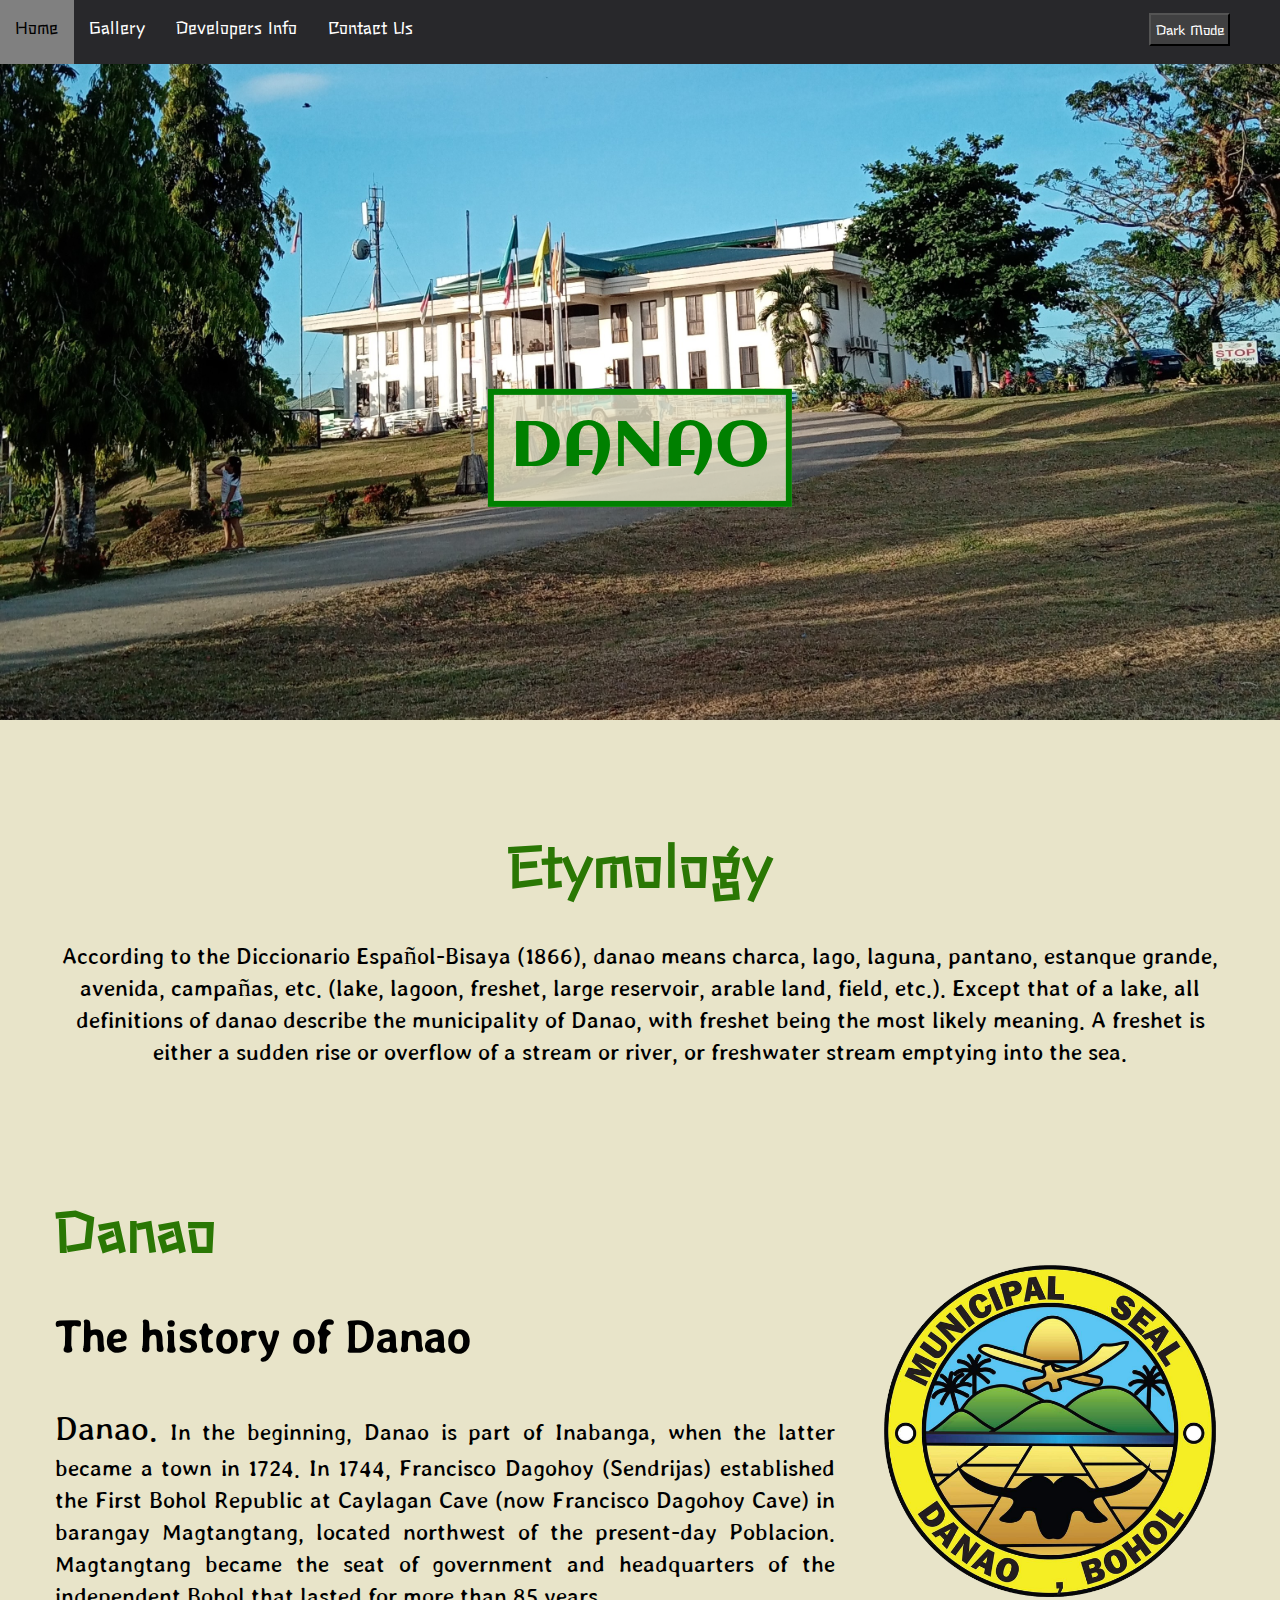
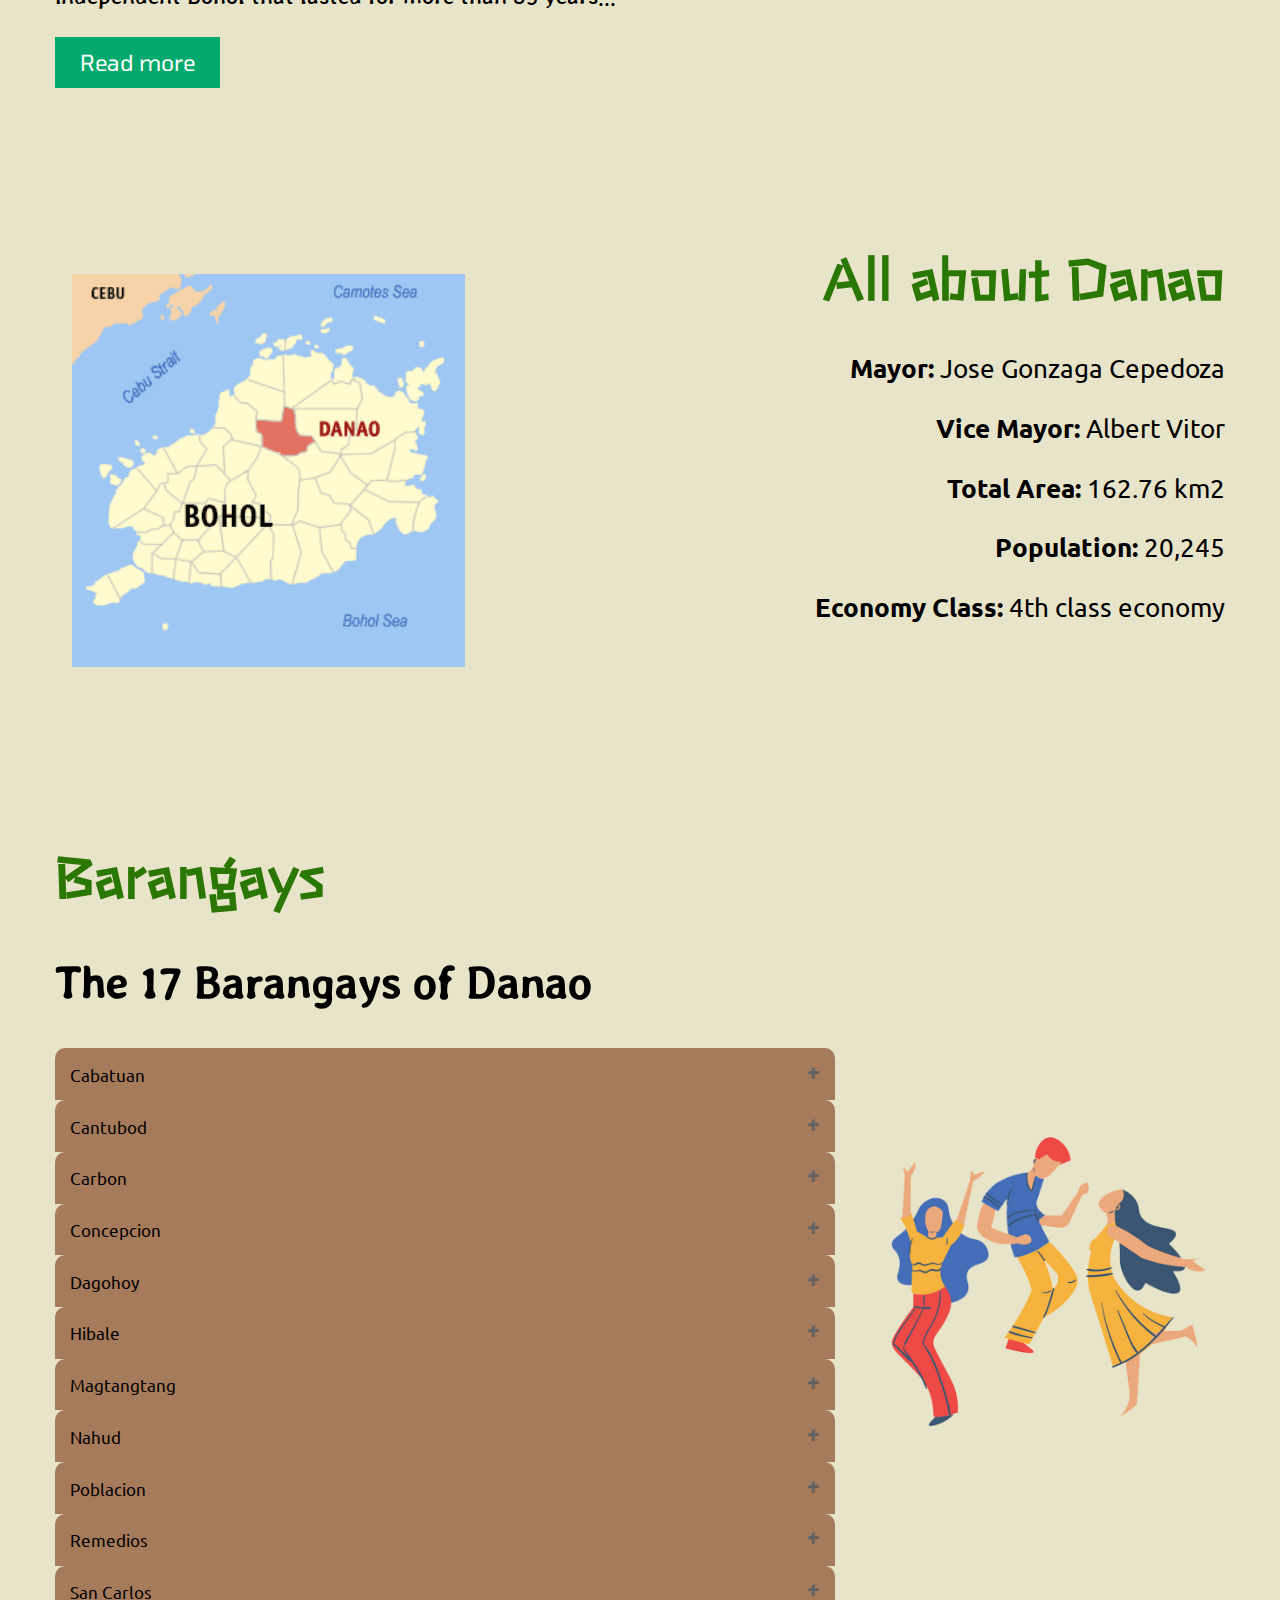
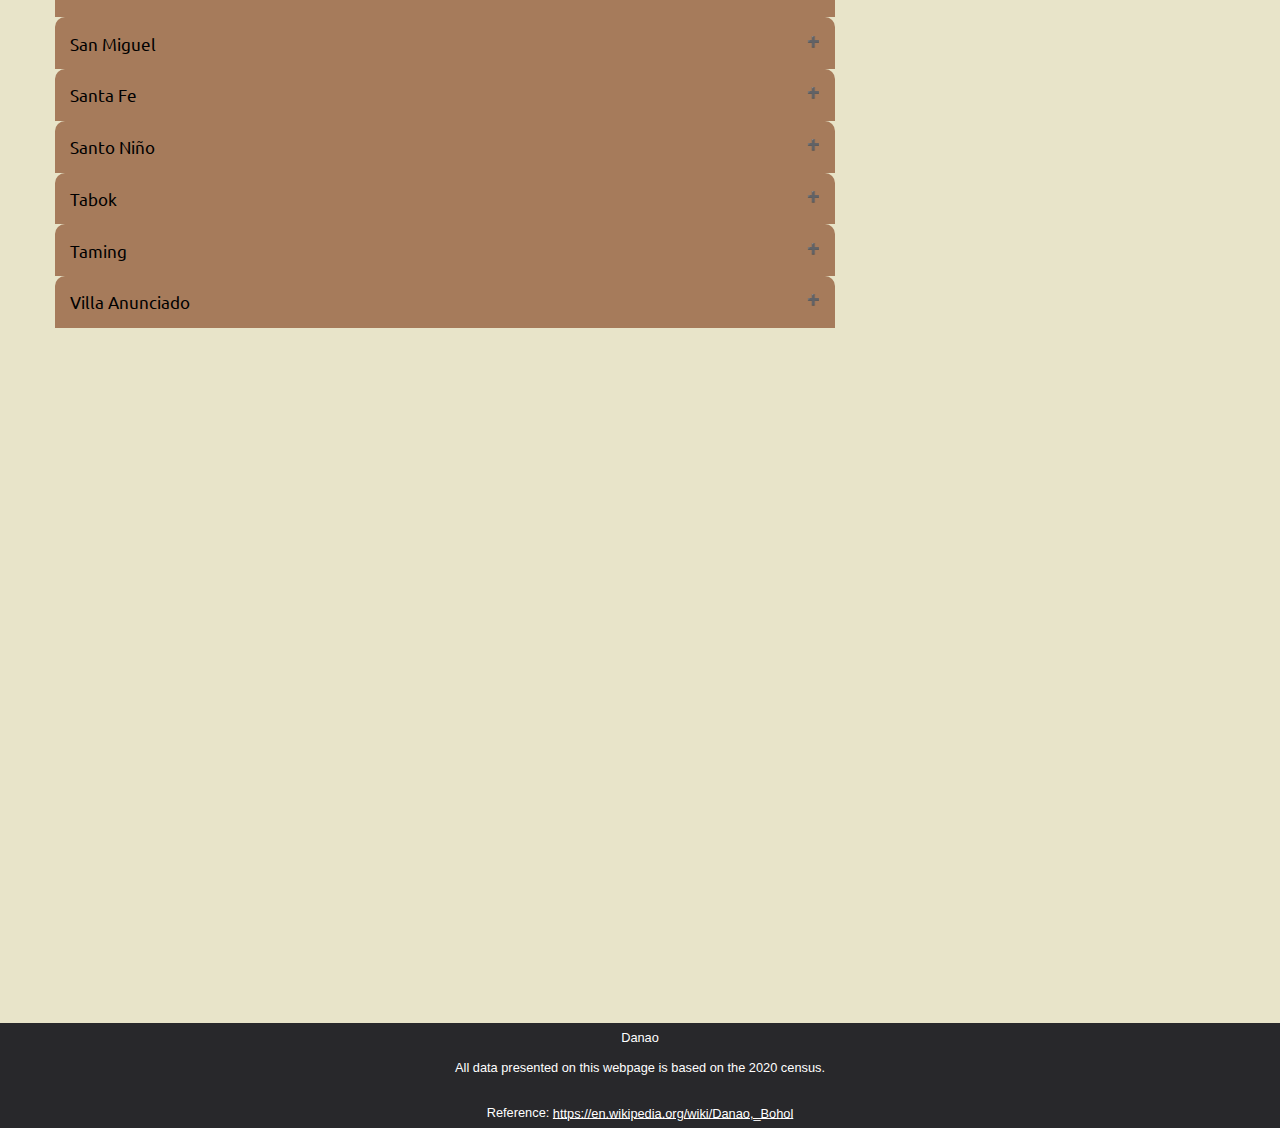
<file: index.html>
<html>
    <head>
		<title>Home</title>
		<meta name="viewport" content="width=device-width, initial-scale=1">
		<link rel="icon" type="image/x-icon" href="icons/favicon.png">
		<link rel="stylesheet" href="css/css1.css">
		<link rel="stylesheet" href="css/HomeContentCSS.css">
		<link href='https://fonts.googleapis.com/css?family=Aclonica|Stick|Stylish|Tomorrow|Ubuntu' rel='stylesheet'>
        <style>
*{
	box-sizing:border-box;
}


@media screen and (max-width: 1000px) {
  .column-66,
  .column-33 {
    width: 100%;
    text-align: center;
  }
}

        </style>
        </head>
    <body>
		<!--top navigation-->
		<nav>
			<ul>
				<li><a href ="index.html">Home</a></li>
				<li><a href ="Gallery.html">Gallery</a></li>
				<li><a href ="Dev.html">Developers Info</a></li>
				<li><a href ="Contact.html">Contact Us</a></li>
			</ul>

			<!--night mode-->
			<button onclick="night()" class="nightbtn">Dark Mode</button>
			<script>
				function night() {
				   var element = document.body;
				   element.classList.toggle("dark-mode");
				}
				</script>
		</nav>
		</div>

		<!--side navigation-->
		<div>
			<div id="mySidenav" class="sidenav">
				<a href="#image" id="imagesidenav">Go to top</a>
				<a href="#ety" id="etysidenav">Etymology</a>
				<a href="#history" id="historysidenav">History</a>
				<a href="#infodanao" id="demographsidenav">Demographics</a>
				<a href="#brgy" id="brgysidenav">Barangays</a>
				<a href="#gmap" id="mapsidenav">Map</a>
			  </div>
			  </div>
			<!--for the image section-->
			<!--<div class="slideshow-container">-->
				<div>

				<div class="mySlides fade">	
				  <img src="images/danao1.jpg">
				</div>
				
				<div class="mySlides fade">
				  <img src="images/danao2.jpg">
				</div>
				
				<div class="mySlides fade">
				  <img src="images/danao3.jpg">
				</div>

				<p class="centered">DANAO</p>
				</div>
				<!--</div>-->
				<br>
				
				<div style="text-align:center">
				  <span class="dot"></span> 
				  <span class="dot"></span> 
				  <span class="dot"></span> 
				</div>
				
				<script>
				let slideIndex = 0;
				showSlides();
				
				function showSlides() {
				  let i;
				  let slides = document.getElementsByClassName("mySlides");
				  let dots = document.getElementsByClassName("dot");
				  for (i = 0; i < slides.length; i++) {
					slides[i].style.display = "none";  
				  }
				  slideIndex++;
				  if (slideIndex > slides.length) {slideIndex = 1}    
				  for (i = 0; i < dots.length; i++) {
					dots[i].className = dots[i].className.replace(" active", "");
				  }
				  slides[slideIndex-1].style.display = "block";  
				  dots[slideIndex-1].className += " active";
				  setTimeout(showSlides, 5000); // Change image every 2 seconds
				}
				</script>

<!--Etymology-->
<div id="ety">
	<h1 class="XLFont" style="text-align: center; margin-top: 5vw;">
		Etymology
	</h1>
	<p style="margin-left: 50px; margin-right: 50px; text-align: center; font-size: 2.0vw;">According to the Diccionario Español-Bisaya (1866), danao means charca, lago, laguna, pantano, estanque grande, avenida, campañas, etc. (lake, lagoon, freshet, large reservoir, arable land, field, etc.). Except that of a lake, all definitions of danao describe the municipality of Danao, with freshet being the most likely meaning. A freshet is either a sudden rise or overflow of a stream or river, or freshwater stream emptying into the sea.</p>
	</div>
<!--History-->
	<div class="container">
		<div class="row">
			<div id="history" class="bigcolumn">
				<h1 class="XLFont"><b>Danao</b></h1>
				<h1 class="LFont"><b>The history of Danao</b></h1>
				<p style="font-size: 2.0vw; text-align: justify;"><span style="font-size:3.0vw">Danao.</span> In the beginning, Danao is part of Inabanga, when the latter became a town in 1724. In 1744, Francisco Dagohoy (Sendrijas) established the First Bohol Republic at Caylagan Cave (now Francisco Dagohoy Cave) in barangay Magtangtang, located northwest of the present-day Poblacion. Magtangtang became the seat of government and headquarters of the independent Bohol that lasted for more than 85 years<span id="dots">...</span><span id="more"><br><br>In 1830, Talibon became an independent pueblo from Inabanga, and Danao was annexed to it. During the first US sponsored Census, Danao is listed as one of the barrios of Talibon with a recorded population of 585 in 1903.
					<br><br>In 1953, the town of Victoria (now Dagohoy, Bohol) was established and 5 barangays namely Cantubod, Danao, Hibale, Santa Fe, and Santo Niño were carved out from Talibon through Executive Order No. 634 by President Elpidio Quirino to form a new municipality together with other 13 barangays in Carmen, Sierra Bullones, Trinidad, and Ubay. However, after only less than 3 years of existence, Victoria was reorganized and became the new municipality of Dagohoy. The 5 barangays were reverted to Talibon through Executive Order No. 184 by President Ramon Magsaysay and upon the recommendation of the Provincial Board of Bohol.
					<br><br>Finally, on March 14, 1961, Danao became an independent municipality through Executive Order No. 422 by President Carlos P. Garcia. Sixteen (16) barangays from municipalities of Talibon, Inabanga, and Carmen with the seat of government at barangay Danao were organized into a new town.
					</span></p>
				<div class="button" onclick="myFunction()" id="rmbtn" class="button">Read more</div>

<script>
function myFunction() {
var dots = document.getElementById("dots");
var moreText = document.getElementById("more");
var btnText = document.getElementById("rmbtn");

if (dots.style.display === "none") {
dots.style.display = "inline";
btnText.innerHTML = "Read more";
moreText.style.display = "none";
} else {
dots.style.display = "none";
btnText.innerHTML = "Read less";
moreText.style.display = "inline";
}
}
</script>

			</div>
			<div class="smallcolumn">
				<img class="historyImg" src="images/danaologo.png" alt="Logo of Danao">
				</div>
		</div>
	</div>

<!--Demographics-->
	<div class="container">
		<div class="row">
			<div id="infodanao" class="smallcolumn">
				<img class="demoImg" src="images/danaomap.png" alt="Location of Danao on Map">
				</div>
				<div class="bigcolumn">
					<h1 class="XLFontRight"><b>All about Danao</b></h1>
					</div>
					<p class="nrmlFontRight"><b>Mayor: </b>Jose Gonzaga Cepedoza</p>
					<p class="nrmlFontRight"><b>Vice Mayor: </b>Albert Vitor</p>
					<p class="nrmlFontRight"><b>Total Area: </b>162.76 km2</p>
					<p class="nrmlFontRight"><b>Population: </b>20,245</p>
					<p class="nrmlFontRight"><b>Economy Class: </b>4th class economy</p>
			</div>
		</div>

		<!--barangays-->
		<div class="container">
			<div class="row">
				<div id="brgy" class="bigcolumn">
					<h1 class="XLFont"><b>Barangays</b></h1>
					<h1 class="LFont"><b>The 17 Barangays of Danao</b></h1>

					<button class="accordion">Cabatuan</button>
					<div class="panel">
					  <p class="normalPfont">Population = 1,428</p>
					</div>

					<button class="accordion">Cantubod</button>
					<div class="panel">
					  <p class="normalPfont">Population = 1,047</p>
					</div>

					<button class="accordion">Carbon</button>
					<div class="panel">
					  <p class="normalPfont">Population = 384</p>
					</div>

					<button class="accordion">Concepcion</button>
					<div class="panel">
					  <p class="normalPfont">Population = 1,623</p>
					</div>

					<button class="accordion">Dagohoy</button>
					<div class="panel">
					  <p class="normalPfont">Population = 659</p>
					</div>

					<button class="accordion">Hibale</button>
					<div class="panel">
					  <p class="normalPfont">Population = 843</p>
					</div>

					<button class="accordion">Magtangtang</button>
					<div class="panel">
					  <p class="normalPfont">Population = 1,256</p>
					</div>

					<button class="accordion">Nahud</button>
					<div class="panel">
					  <p class="normalPfont">Population = 966</p>
					</div>

					<button class="accordion">Poblacion</button>
					<div class="panel">
					  <p class="normalPfont">Population = 3,434</p>
					</div>

					<button class="accordion">Remedios</button>
					<div class="panel">
					  <p class="normalPfont">Population = 1,288</p>
					</div>

					<button class="accordion">San Carlos</button>
					<div class="panel">
					  <p class="normalPfont">Population = 1,170</p>
					</div>

					<button class="accordion">San Miguel</button>
					<div class="panel">
					  <p class="normalPfont">Population = 559</p>
					</div>

					<button class="accordion">Santa Fe</button>
					<div class="panel">
					  <p class="normalPfont">Population = 567</p>
					</div>

					<button class="accordion">Santo Niño</button>
					<div class="panel">
					  <p class="normalPfont">Population = 719</p>
					</div>

					<button class="accordion">Tabok</button>
					<div class="panel">
					  <p class="normalPfont">Population = 946</p>
					</div>

					<button class="accordion">Taming</button>
					<div class="panel">
					  <p class="normalPfont">Population = 932</p>
					</div>

					<button class="accordion">Villa Anunciado</button>
					<div class="panel">
					  <p class="normalPfont">Population = 112</p>
					</div>

					<script>
						var acc = document.getElementsByClassName("accordion");
						var i;
						
						for (i = 0; i < acc.length; i++) {
						  acc[i].addEventListener("click", function() {
							this.classList.toggle("active");
							var panel = this.nextElementSibling;
							if (panel.style.maxHeight) {
							  panel.style.maxHeight = null;
							} else {
							  panel.style.maxHeight = panel.scrollHeight + "px";
							} 
						  });
						}
						</script>
				</div>

				<div class="smallcolumn">
					<img class="brgySectionImg" src="images/people.png" alt="Picture of Danao Municipal Hall">
					</div>
			</div>
		</div>

	<!--for google map at the bottom-->
	<div id="gmap" class="google-map">
		<iframe src="https://www.google.com/maps/embed?pb=!1m18!1m12!1m3!1d103432.01704943407!2d124.2242576584434!3d9.96582879838016!2m3!1f0!2f0!3f0!3m2!1i1024!2i768!4f13.1!3m3!1m2!1s0x33aa1eeabce9bf09%3A0x7a72ac07842ceea0!2sDanao%2C%20Bohol!5e0!3m2!1sen!2sph!4v1679143311900!5m2!1sen!2sph" width="600" height="450" style="border:0;" allowfullscreen="" loading="lazy" referrerpolicy="no-referrer-when-downgrade"></iframe>
	</div>

	<div>
		<p class="reference">Danao<br><br>
		All data presented on this webpage is based on the 2020 census.<br><br><br>
		Reference: <a href="https://en.wikipedia.org/wiki/Danao,_Bohol" class="reference">https://en.wikipedia.org/wiki/Danao,_Bohol</a>
	</div>
    </body>
</html>
</file>
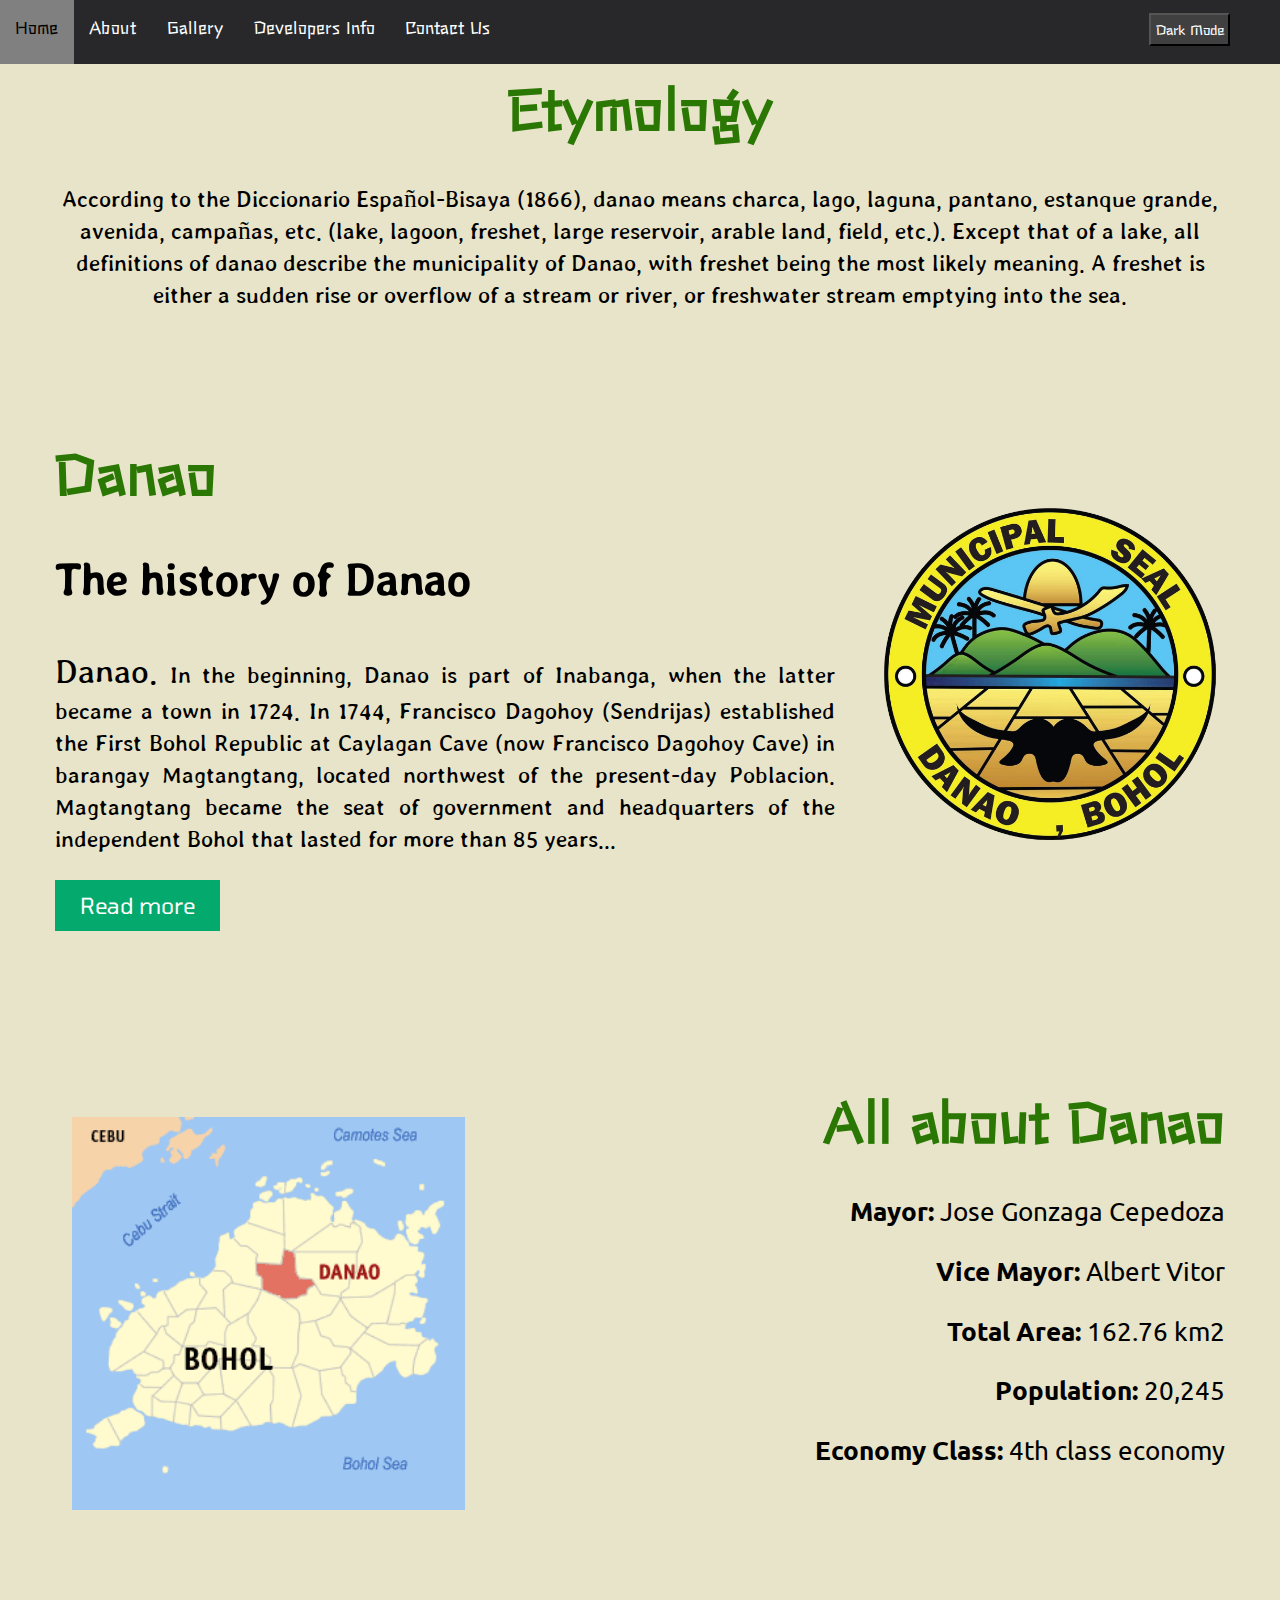
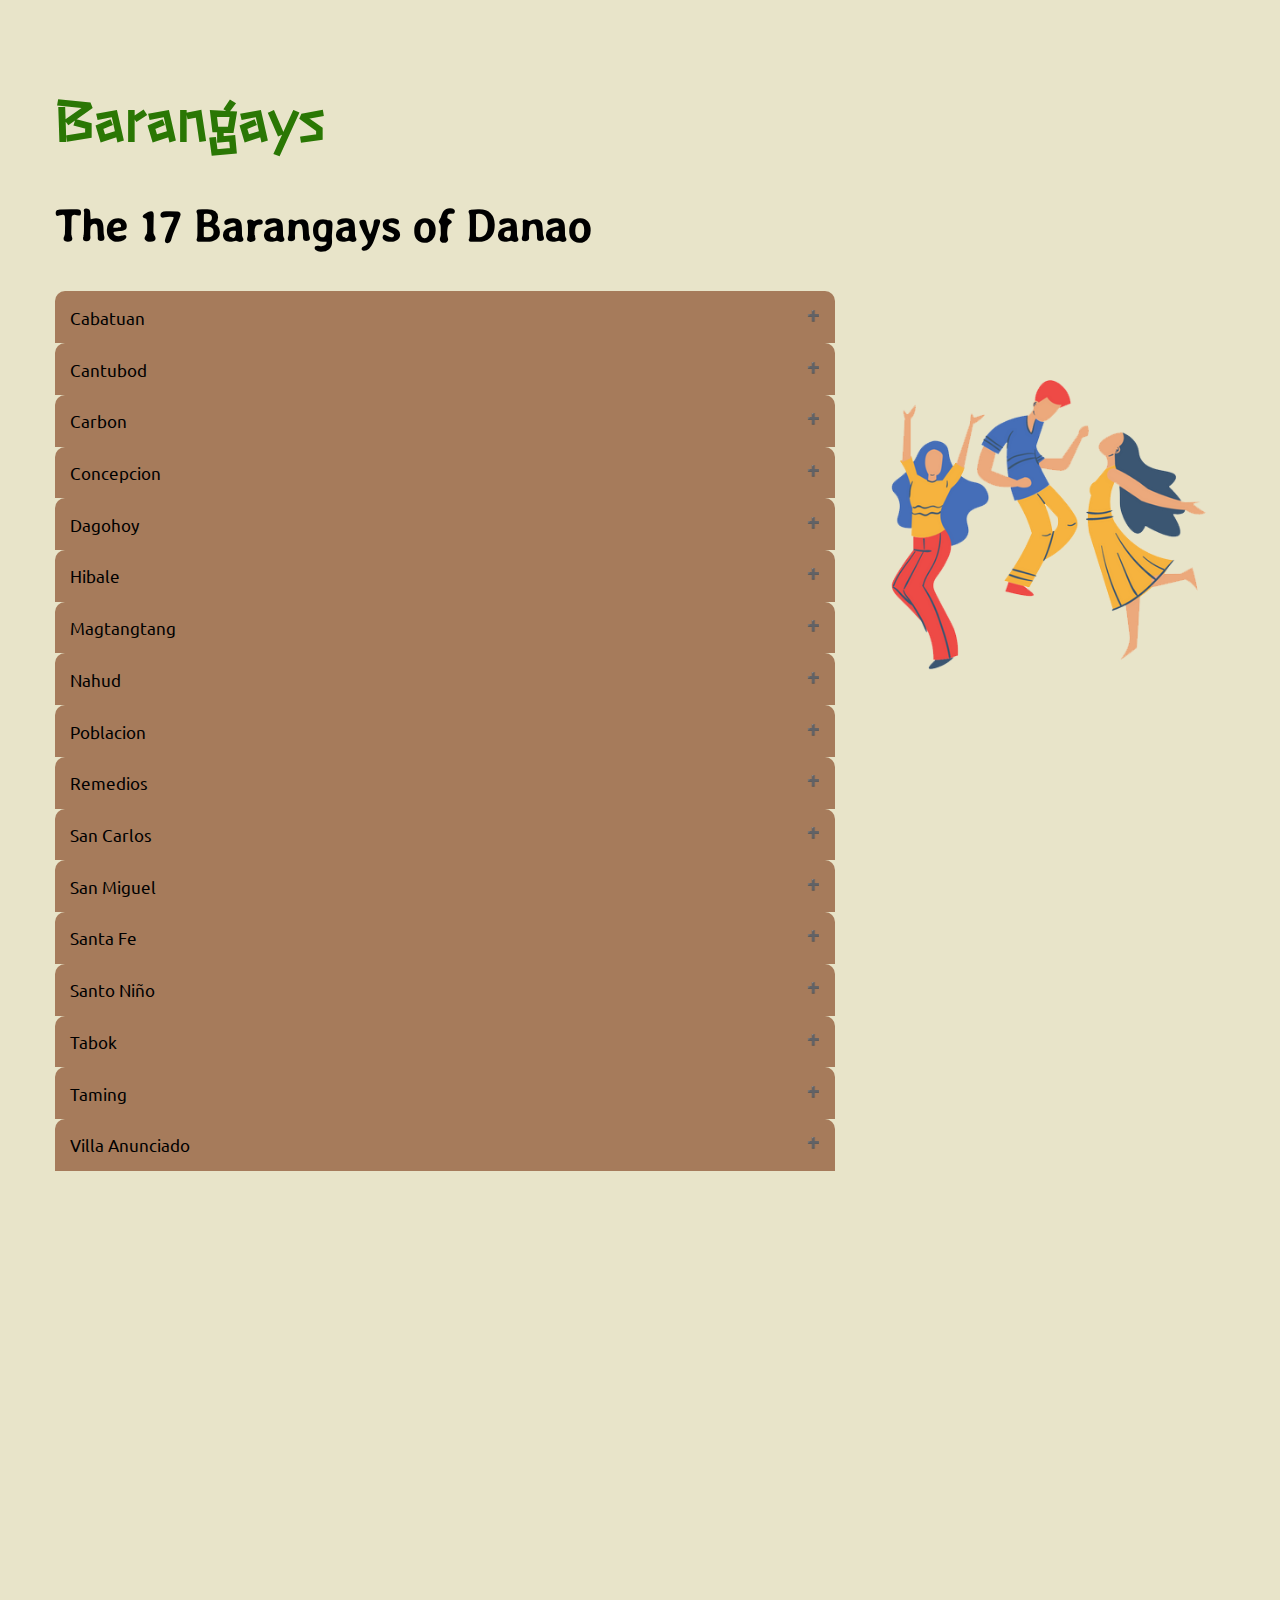
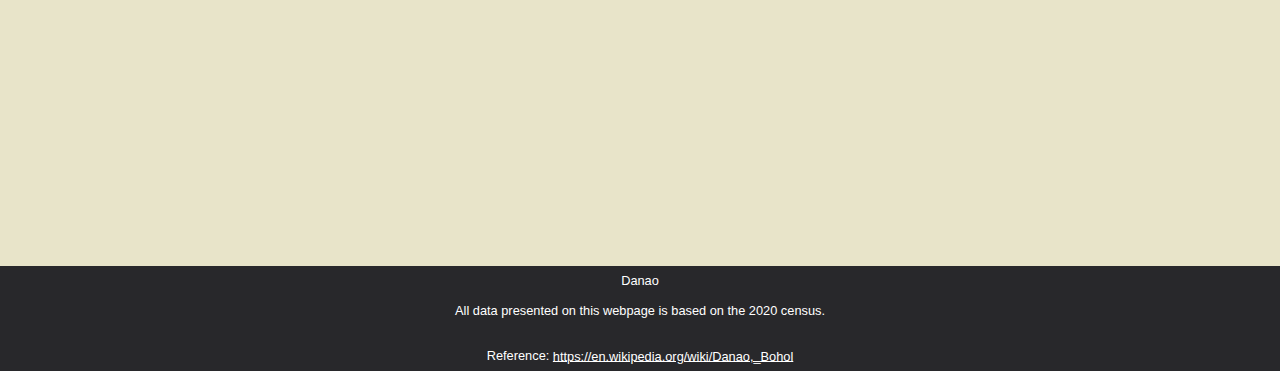
<file: About.html>
<html>
    <head>
		<title>About</title>
		<meta name="viewport" content="width=device-width, initial-scale=1">
		<link rel="icon" type="image/x-icon" href="icons/favicon.png">
		<link rel="stylesheet" href="css/css1.css">
		<link href='https://fonts.googleapis.com/css?family=Aclonica|Stick|Stylish|Tomorrow|Ubuntu' rel='stylesheet'>
        <style>
*{
	box-sizing:border-box;
}


@media screen and (max-width: 1000px) {
  .column-66,
  .column-33 {
    width: 100%;
    text-align: center;
  }
}

        </style>
        </head>
    <body>
		<!--top navigation-->
		<nav>
			<ul>
				<li><a href ="index.html">Home</a></li>
				<li><a href ="About.html">About</a></li>
				<li><a href ="Gallery.html">Gallery</a></li>
				<li><a href ="Dev.html">Developers Info</a></li>
				<li><a href ="Contact.html">Contact Us</a></li>
			</ul>

			<!--night mode-->
			<button onclick="night()" class="nightbtn">Dark Mode</button>

			<script>
				function night() {
				   var element = document.body;
				   element.classList.toggle("dark-mode");
				}
				</script>
		
		</nav>

		<!--side navigation-->
		<div>
			<div id="mySidenav" class="sidenav">
				<a href="#ety" id="imagesidenav">Go to top</a>
				<a href="#ety" id="etysidenav">Etymology</a>
				<a href="#history" id="historysidenav">History</a>
				<a href="#infodanao" id="demographsidenav">Demographics</a>
				<a href="#brgy" id="brgysidenav">Barangays</a>
				<a href="#gmap" id="mapsidenav">Map</a>
			  </div>
			  <div>

<!--Etymology-->
        <div id="ety">
		<h1 class="XLFont" style="text-align: center; margin-top: 5vw;">
			Etymology
		</h1>
		<p style="margin-left: 50px; margin-right: 50px; text-align: center; font-size: 2.0vw;">According to the Diccionario Español-Bisaya (1866), danao means charca, lago, laguna, pantano, estanque grande, avenida, campañas, etc. (lake, lagoon, freshet, large reservoir, arable land, field, etc.). Except that of a lake, all definitions of danao describe the municipality of Danao, with freshet being the most likely meaning. A freshet is either a sudden rise or overflow of a stream or river, or freshwater stream emptying into the sea.</p>
        </div>
<!--History-->
		<div class="container">
			<div class="row">
				<div id="history" class="bigcolumn">
					<h1 class="XLFont"><b>Danao</b></h1>
					<h1 class="LFont"><b>The history of Danao</b></h1>
					<p style="font-size: 2.0vw; text-align: justify;"><span style="font-size:3.0vw">Danao.</span> In the beginning, Danao is part of Inabanga, when the latter became a town in 1724. In 1744, Francisco Dagohoy (Sendrijas) established the First Bohol Republic at Caylagan Cave (now Francisco Dagohoy Cave) in barangay Magtangtang, located northwest of the present-day Poblacion. Magtangtang became the seat of government and headquarters of the independent Bohol that lasted for more than 85 years<span id="dots">...</span><span id="more"><br><br>In 1830, Talibon became an independent pueblo from Inabanga, and Danao was annexed to it. During the first US sponsored Census, Danao is listed as one of the barrios of Talibon with a recorded population of 585 in 1903.
						<br><br>In 1953, the town of Victoria (now Dagohoy, Bohol) was established and 5 barangays namely Cantubod, Danao, Hibale, Santa Fe, and Santo Niño were carved out from Talibon through Executive Order No. 634 by President Elpidio Quirino to form a new municipality together with other 13 barangays in Carmen, Sierra Bullones, Trinidad, and Ubay. However, after only less than 3 years of existence, Victoria was reorganized and became the new municipality of Dagohoy. The 5 barangays were reverted to Talibon through Executive Order No. 184 by President Ramon Magsaysay and upon the recommendation of the Provincial Board of Bohol.
						<br><br>Finally, on March 14, 1961, Danao became an independent municipality through Executive Order No. 422 by President Carlos P. Garcia. Sixteen (16) barangays from municipalities of Talibon, Inabanga, and Carmen with the seat of government at barangay Danao were organized into a new town.
						</span></p>
					<div class="button" onclick="myFunction()" id="rmbtn" class="button">Read more</div>

<script>
	function myFunction() {
  var dots = document.getElementById("dots");
  var moreText = document.getElementById("more");
  var btnText = document.getElementById("rmbtn");

  if (dots.style.display === "none") {
    dots.style.display = "inline";
    btnText.innerHTML = "Read more";
    moreText.style.display = "none";
  } else {
    dots.style.display = "none";
    btnText.innerHTML = "Read less";
    moreText.style.display = "inline";
  }
}
</script>

				</div>
				<div class="smallcolumn">
					<img class="historyImg" src="images/danaologo.png" alt="Logo of Danao">
					</div>
			</div>
		</div>

<!--Demographics-->
		<div class="container">
			<div class="row">
				<div id="infodanao" class="smallcolumn">
					<img class="demoImg" src="images/danaomap.png" alt="Location of Danao on Map">
					</div>
					<div class="bigcolumn">
						<h1 class="XLFontRight"><b>All about Danao</b></h1>
						</div>
						<p class="nrmlFontRight"><b>Mayor: </b>Jose Gonzaga Cepedoza</p>
						<p class="nrmlFontRight"><b>Vice Mayor: </b>Albert Vitor</p>
						<p class="nrmlFontRight"><b>Total Area: </b>162.76 km2</p>
						<p class="nrmlFontRight"><b>Population: </b>20,245</p>
						<p class="nrmlFontRight"><b>Economy Class: </b>4th class economy</p>
				</div>
			</div>

			<!--barangays-->
			<div class="container">
				<div class="row">
					<div id="brgy" class="bigcolumn">
						<h1 class="XLFont"><b>Barangays</b></h1>
						<h1 class="LFont"><b>The 17 Barangays of Danao</b></h1>

						<button class="accordion">Cabatuan</button>
						<div class="panel">
  						<p class="normalPfont">Population = 1,428</p>
						</div>

						<button class="accordion">Cantubod</button>
						<div class="panel">
  						<p class="normalPfont">Population = 1,047</p>
						</div>

						<button class="accordion">Carbon</button>
						<div class="panel">
  						<p class="normalPfont">Population = 384</p>
						</div>

						<button class="accordion">Concepcion</button>
						<div class="panel">
  						<p class="normalPfont">Population = 1,623</p>
						</div>

						<button class="accordion">Dagohoy</button>
						<div class="panel">
  						<p class="normalPfont">Population = 659</p>
						</div>

						<button class="accordion">Hibale</button>
						<div class="panel">
  						<p class="normalPfont">Population = 843</p>
						</div>

						<button class="accordion">Magtangtang</button>
						<div class="panel">
  						<p class="normalPfont">Population = 1,256</p>
						</div>

						<button class="accordion">Nahud</button>
						<div class="panel">
  						<p class="normalPfont">Population = 966</p>
						</div>

						<button class="accordion">Poblacion</button>
						<div class="panel">
  						<p class="normalPfont">Population = 3,434</p>
						</div>

						<button class="accordion">Remedios</button>
						<div class="panel">
  						<p class="normalPfont">Population = 1,288</p>
						</div>

						<button class="accordion">San Carlos</button>
						<div class="panel">
  						<p class="normalPfont">Population = 1,170</p>
						</div>

						<button class="accordion">San Miguel</button>
						<div class="panel">
  						<p class="normalPfont">Population = 559</p>
						</div>

						<button class="accordion">Santa Fe</button>
						<div class="panel">
  						<p class="normalPfont">Population = 567</p>
						</div>

						<button class="accordion">Santo Niño</button>
						<div class="panel">
  						<p class="normalPfont">Population = 719</p>
						</div>

						<button class="accordion">Tabok</button>
						<div class="panel">
  						<p class="normalPfont">Population = 946</p>
						</div>

						<button class="accordion">Taming</button>
						<div class="panel">
  						<p class="normalPfont">Population = 932</p>
						</div>

						<button class="accordion">Villa Anunciado</button>
						<div class="panel">
  						<p class="normalPfont">Population = 112</p>
						</div>

						<script>
							var acc = document.getElementsByClassName("accordion");
							var i;
							
							for (i = 0; i < acc.length; i++) {
							  acc[i].addEventListener("click", function() {
								this.classList.toggle("active");
								var panel = this.nextElementSibling;
								if (panel.style.maxHeight) {
								  panel.style.maxHeight = null;
								} else {
								  panel.style.maxHeight = panel.scrollHeight + "px";
								} 
							  });
							}
							</script>
					</div>

					<div class="smallcolumn">
						<img class="brgySectionImg" src="images/people.png" alt="Picture of Danao Municipal Hall">
						</div>
				</div>
			</div>

		<!--for google map at the bottom-->
		<div id="gmap" class="google-map">
			<iframe src="https://www.google.com/maps/embed?pb=!1m18!1m12!1m3!1d103432.01704943407!2d124.2242576584434!3d9.96582879838016!2m3!1f0!2f0!3f0!3m2!1i1024!2i768!4f13.1!3m3!1m2!1s0x33aa1eeabce9bf09%3A0x7a72ac07842ceea0!2sDanao%2C%20Bohol!5e0!3m2!1sen!2sph!4v1679143311900!5m2!1sen!2sph" width="600" height="450" style="border:0;" allowfullscreen="" loading="lazy" referrerpolicy="no-referrer-when-downgrade"></iframe>
		</div>

		<div>
			<p class="reference">Danao<br><br>
			All data presented on this webpage is based on the 2020 census.<br><br><br>
			Reference: <a href="https://en.wikipedia.org/wiki/Danao,_Bohol" class="reference">https://en.wikipedia.org/wiki/Danao,_Bohol</a>
		</div>
    </body>
</html>
</file>
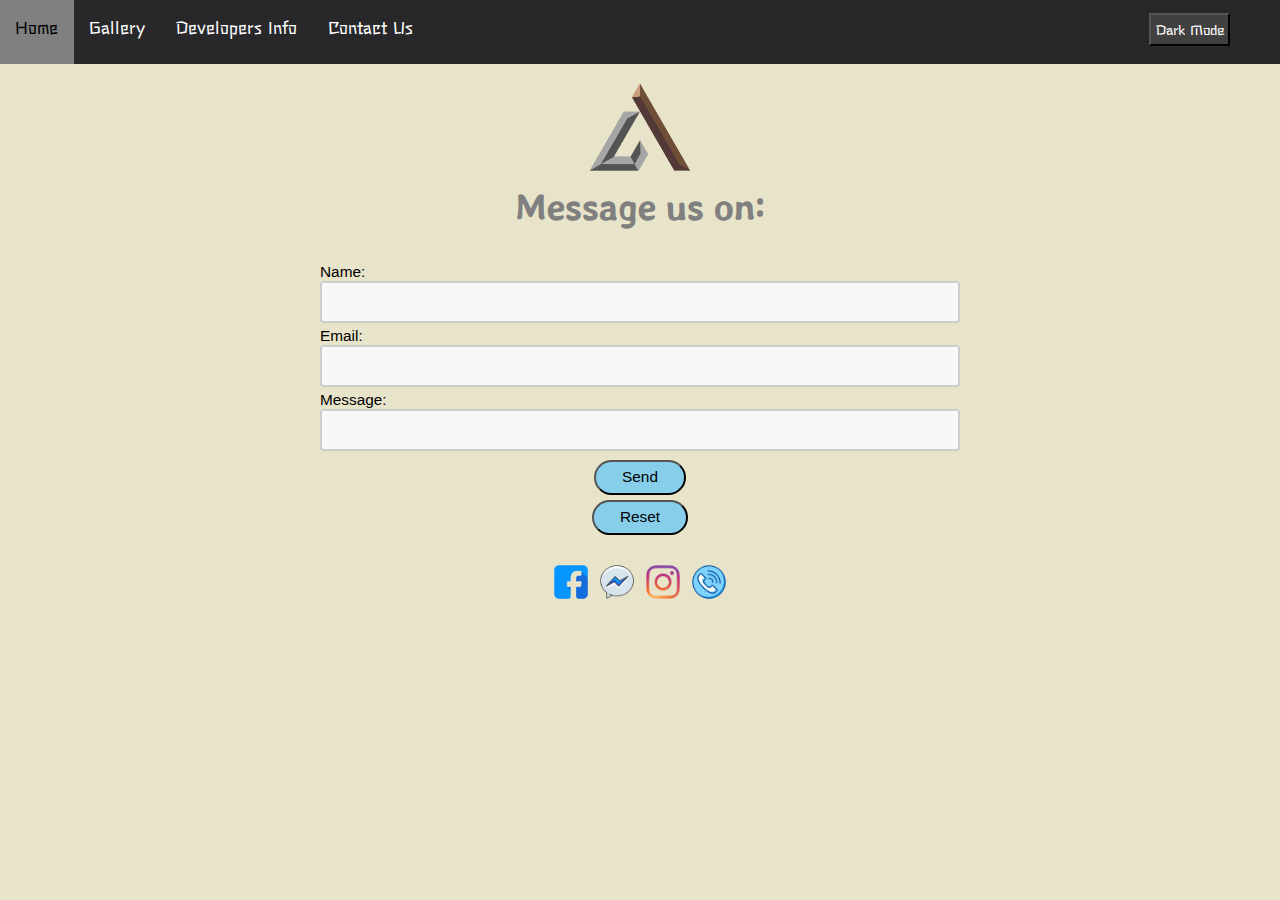
<file: Contact.html>
<!DOCTYPE html>
<html>
<head>
    <title>Contact Us</title>
    <meta name="viewport" content="width=device-width, initial-scale=1">
    <link rel="icon" type="image/x-icon" href="icons/favicon.png">
    <link rel="stylesheet" href="css/css1.css">
    <link rel="stylesheet" href="css/css3.css">
    <link href='https://fonts.googleapis.com/css?family=Aclonica|Stick|Stylish|Tomorrow|Ubuntu' rel='stylesheet'>
</head>
<style>
    *{
	box-sizing:border-box;
}
</style>

<body>
		<!--top navigation-->
		<nav>
			<ul>
				<li><a href ="index.html">Home</a></li>
				<li><a href ="Gallery.html">Gallery</a></li>
				<li><a href ="Dev.html">Developers Info</a></li>
                <li><a href ="Contact.html">Contact Us</a></li>
			</ul>

			<!--night mode-->
			<button onclick="night()" class="nightbtn">Dark Mode</button>

			<script>
				function night() {
				   var element = document.body;
				   element.classList.toggle("dark-mode");
				}
				</script>
		
		</nav>

        <!--logo-->
        <div class="main1">
            <div>
                <img class="contactlogo" src="icons/favicon.png">
            </div>
            <div>
            <h1 class="cntct">Message us on:</h1>
            </div>
        </div>

        <div class="eform">
        <form action="mailto:vincechristian.conson@bisu.edu.ph" method="post" enctype="text/plain" id="usrform"></form>
            Name:<br>
            <textarea rows="4" cols="50" name="Name" form="usrform"></textarea> <br>
            Email:<br>
            <textarea rows="4" cols="50" name="Email" form="usrform"></textarea> <br>
            Message:<br>
            <textarea rows="4" cols="50" name="Comment" form="usrform"></textarea>             </div>
            <input class="contactbtn" type="submit" value="Send" form="usrform">
            <input class="contactbtn" type="reset" value="Reset" form="usrform">

        <div class="buttoncntct">
            <div>
            <a href="https://m.me/vins.conson.21"><img class="img-a" src="icons/fbIcon.png"></a>
            <a href="https://m.me/vins.conson.21"><img class="img-a" src="icons/msngricon.png"></a>
            <a href="https://www.instagram.com/vincechrischan/"><img class="img-a" src="icons/instaicon.png"></a>
            <a href="tel:+09974025152"><img class="img-a" src="icons/phoneicon.png"></a>
            </div>
        </div>
</body>
</html>
</file>
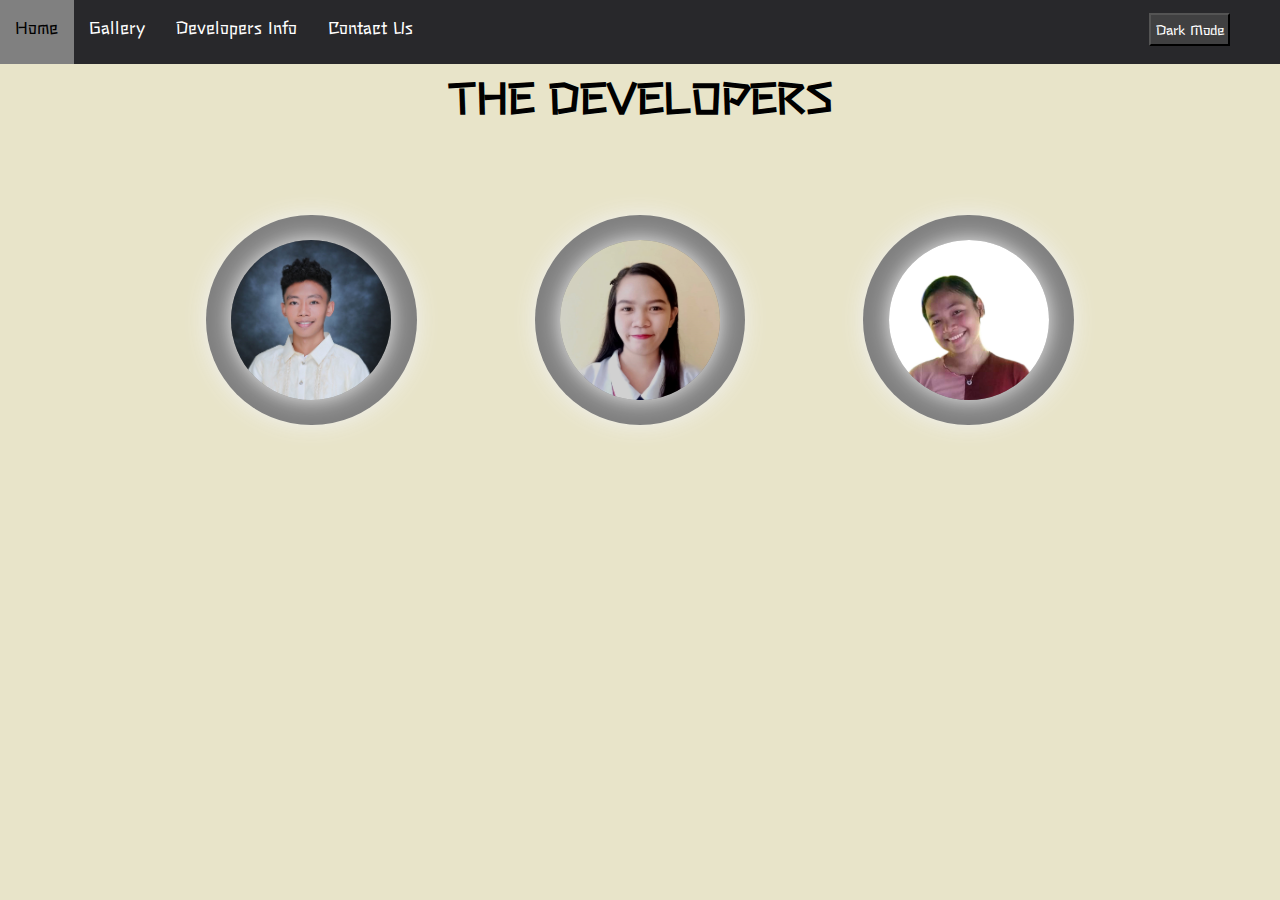
<file: Dev.html>
<!DOCTYPE html>
<html lang="en">
<title>Developers Info</title>
<link rel="icon" type="image/x-icon" href="icons/favicon.png">
<head>
    <meta charset="UTF-8">
    <meta http-equiv="X-UA-Compatible" content="IE=edge">
        <title>developers info</title>
        <meta name="viewport" content="width=device-width, initial-scale=1.0">
        <link rel="stylesheet"  href="css/css2.css">
        <link rel="stylesheet"  href="css/css1.css">
        <link rel="stylesheet"  href="https:/cdnjs.cloudflare.com/ajax/libs/font-awesome/5.10.0/css/all.min.css" >   
        <link href='https://fonts.googleapis.com/css?family=Aclonica|Stick|Stylish|Tomorrow|Ubuntu' rel='stylesheet'>
</head>
<style>
    *{
	box-sizing:border-box;
}
</style>
<body>

    <!--top navigation-->
    <nav>
        <ul>
            <li><a href ="index.html">Home</a></li>
            <li><a href ="Gallery.html">Gallery</a></li>
            <li><a href ="Dev.html">Developers Info</a></li>
            <li><a href ="Contact.html">Contact Us</a></li>
        </ul>

        <!--night mode-->
        <button onclick="night()" class="nightbtn">Dark Mode</button>

        <script>
            function night() {
               var element = document.body;
               element.classList.toggle("dark-mode");
            }
            </script>
    
    </nav>

    <h1 style="margin-top: 5%; font-family: Stick; text-align: center; font-size: 3.292vw;">THE DEVELOPERS</h1>

    <div class="main">

        <div class="profile-card">
            <div class="img">
                <img src="images/Vince.jpg">
            </div>
            <div class="caption">
                <h3>Vince Christian P. Conson</h3>
                <p class="detail">Nickname: "<i>Vinsoy</i>"<br>
                    Address: Badiang, Inabanga, Bohol<br>
                    Birthday: November 21, 2001<br>
                    Contact Number: 0997 402 5152<br>
                    Hobbies: Playing guitar, Listening to music, Watching movies, Bebetime<br><br>Visit me on:</p>
                
                <div class="social-links">
                    <a href="https://web.facebook.com/vins.conson.21"><i class="fab fa-facebook"></i></a>
                    <a href="https://www.instagram.com/vincechrischan/"><i class="fab fa-instagram"></i></a>
                    <a href="https://twitter.com/VinsKristyan"><i class="fab fa-twitter"></i></a>
            </div>
                </div>
            </div>
            <div class="profile-card">
                <div class="img">
                    <img src="images/Alyang.jpg">
                </div>
                <div class="caption">
                    <h3>Allen B. Maravillas</h3>
                    <p> Nickname: "<i>Alyang</i>"<br>
                        Address: Poblacion, Danao, Bohol<br>
                        Birthday: February 6, 2002<br>
                        Contact Number: 0963 873 7386<br>
                        Hobbies: Dancing, Reading Confessions, Watching Videos, Eating<br><br>Visit me on: </p>

                        <div class="social-links">
                            <a href="https://web.facebook.com/angel.maravillas.1"><i class="fab fa-facebook"></i></a>
                            <a href="#"><i class="fab fa-instagram"></i></a>
                            <a href="#"><i class="fab fa-twitter"></i></a>
                    </div>
                </div>
            </div>
            <div class="profile-card">
                    <div class="img">
                        <img src="images/Lorraine.jpg">
                    </div>
                    <div class="caption">
                        <h3>Lorraine Meradoris</h3>
                        <p>Nickname: "<i>Raine</i>"<br>
                            Address: Tinangnan, Tubigon, Bohol<br>
                            Birthday: November 8, 2001<br>
                            Contact Number: 0907 906 5439<br>
                            Hobbies: Dancing, Read wattpad, Watching movies<br><br>Visit me on:</p>
                        <div class="social-links">
                            <a href="#"><i class="fab fa-facebook"></i></a>
                            <a href="#"><i class="fab fa-instagram"></i></a>
                            <a href="#"><i class="fab fa-twitter"></i></a>
                    </div>
                </div>
            </div>
                    

        </div>
</body>
</html>
</file>
<file: css/css1.css>
body{
	margin:0;
	background: #e8e4c9;
}

html{
  scroll-behavior: smooth;
}

/*for the top navigation*/
nav{
	background:#28282B;
	width:100%;
	overflow:auto;
	overflow: hidden;
	position: fixed;
	top: 0;
	width: 100%;
	z-index: 1000;
  height: 5vw;
}
ul{
	margin:0;
	padding:0;
		list-style:none;
}
li{
	float:left;
}
nav a{
	width: 100%;
	display: block;
	text-decoration: none;
	text-align: center;
	background: #28282B;
	font-size:1.3vw;
	color:white;
	padding:1.2vw 1.2vw;
	font-family:'Stick';
	z-index: 100;	
  height: 5vw;
}
nav a:hover{
	background:gray;
	color:black;
}

/*for the google map section*/
.google-map {
     padding-bottom: 50%;
     position: relative;
	 z-index: 10;
}

.google-map iframe {
     height: 100%;
     width: 100%;
     left: 0;
     top: 0;
     position: absolute;
	 z-index: 10;
}

/*stylings*/
.responsive {
  width: 100%;
  height: auto;
  filter: blur(3px);
}
.centered {
  position: absolute;
  display: block;
  top: 30vw;
  left: 50%;
  transform: translate(-50%, -50%);
  color: green;
  font-size: 5vw;
  font-family: Aclonica ;
  z-index: 20;
  border: 0.5vw solid green;
  padding: 1.3vw;
  transition: 0.3s;
  margin-bottom: 10vw;
  background-color: rgba(232, 228, 201, 0.8);
}
@media(max-width:576px){
  #mySidenav a{

    visibility: hidden;
  }
}
/*side navigation*/
#mySidenav a {
  position: fixed;
  left: -178px;
  transition: 0.3s;
  padding: 1vw;
  width: 13.68vw;
  text-decoration: none;
  font-size: 1.37vw;
  color: whitesmoke;
  border-radius: 0 5px 5px 0;
  margin-top: 5.472vw;
  z-index: 20;
  font-family: Stick;
  height: fit-content;
}

#mySidenav a:hover {
  left: 0;
}

#imagesidenav {
  top: 1.3vw;
  background-color: #04AA6D;
}

#etysidenav{
  top: 6.1vw;
  background-color: #e77bc1
}

#historysidenav {
  top: 10.9vw;
  background-color: #2196F3;
}

#demographsidenav {
  top: 15.7vw;
  background-color: #f44336;
}

#brgysidenav{
  top: 20.5vw;
  background-color: #1c7369
}

#mapsidenav {
  top: 25.3vw;
  background-color: #FFA500
}

/*zigzag content*/
.container{
	padding: 4.3vw;
}

.row:after{
	content: "";
	display: table;
	clear: both;
}

.bigcolumn{
	float: left;
	width: 66.66666%;
	padding: 1.vw3;
}

.smallcolumn{
	float: left;
	width: 33.33333%;
	padding: 1.3vw;
}
/*text stylings*/
.LFont{
	font-size: 4.0vw;
	font-family: Stylish;
}

.XLFont{
	font-size: 4.378vw;
	font-family: Stick;
	color: #2a7704;
}

.XLFontRight{
	text-align: right;
	font-size: 4.3vw;
	font-family: Stick;
	color: #2a7704;
}

.LFontRight{
	text-align: right;
	font-size: 48px;
	font-family: Stylish;
}

.nrmlFontRight{
	text-align: right;
	font-size: 2.0vw;
	font-family: Ubuntu;
	margin-top: 0px;
}

.normalPfont{
	font-size: 1.3vw;
	font-family: Ubuntu;
	color: black;
}

p{
	font-family: Stylish;
	font-size: 24px;
}

.button {
  border: none;
  color: white;
  padding: 0.958vw 1.915vw;
  font-size: 1.716vw;
  cursor: pointer;
  background-color: #04AA6D;
  width: fit-content;
  font-family: Tomorrow;
}

#more{
	display: none;
}

.historyImg{
	margin-top: 5.4vw;
	width: 30.7vw;
	height: 30.7vw;
	border-radius: 50%;
}

.demoImg{
	margin-top: 4.7vw;
	width: 30.7vw;
	height: 30.7vw;
}


.accordion {
  background-color: #A67B5B;
  color: black;
  cursor: pointer;
  padding: 1.2vw;
  width: 100%;
  border: none;
  text-align: left;
  outline: none;
  font-size: 1.3vw;
  transition: 0.4s;
  font-family: Ubuntu;
  border-top-right-radius: 10px;
  border-top-left-radius: 10px;
}

.active, .accordion:hover {
  background-color: #6F4E37;
}

.panel {
  padding: 0 1.2vw;
  background-color: #e5af85;
  max-height: 0;
  overflow: hidden;
  transition: max-height 0.2s ease-out;
  border-bottom-left-radius: 10px;
  border-bottom-right-radius: 10px;
}

.accordion:after {
  content: '\02795';
  font-size: 0.8vw;
  color: white;
  float: right;
  margin-left: 5px;
}

.active:after {
  content: "\2796";
}

.brgySectionImg{
	margin-top: 80%;
	width: 30.7vw;
	height: 30.7vw;
}

.reference{
	font-family: Arial;
	font-size: 1.0vw;
	color: white;
	text-align: center;
	background-color: #28282B;
	height: auto;
  padding-bottom: 0.6vw;
	margin-top: 0%;
  margin-bottom: 0px;
	padding-top: 0.6vw;
}
.gal{
  font-size: 20px;
	font-family: Ubuntu;
  color: green;
}

.dark-mode {
  background-color: black;
  color: white;
}

.nightbtn{
  float: right;
  margin-top: 1.02vw;
  margin-right: 50px;
  position: sticky;
  z-index: 1001;
  background-color: #404041;
  font-size: 1.1vw;
  font-family: Stick;
  color: white;
  padding: 0.34vw;
}
</file>
<file: css/HomeContentCSS.css>
.mySlides{
  display: none;
}
img {vertical-align: middle;
  width: 100%;
  height: auto;
}

/* Slideshow container */
.slideshow-container {
  max-width: 1000px;
  position: fixed;
  width: 100%;
  margin-top: 4%;
}

/* Number text (1/3 etc) */
.numbertext {
  color: #f2f2f2;
  font-size: 12px;
  padding: 8px 12px;
  position: absolute;
  top: 0;
}

.active {
  background-color: #717171;
}

/* Fading animation */
.fade {
  animation-name: fade;
  animation-duration: 3s;
}

@keyframes fade {
  from {opacity: 0.0} 
  to {opacity: 1}
}

/* On smaller screens, decrease text size */
@media only screen and (max-width: 300px) {
  .text {font-size: 11px}
}

.newssection{
  background-color: skyblue;
  float: left;
  width: 50%;
  height: 45vw;
  padding-left: 1%;
  padding-right: 1%;
  margin-top: 0%;
  text-align: center;
  z-index: 40;
}
.heading{
  height: 2vw;
}
.newscontent{
  max-height: 39vw;
  height: 39vw;
  width: 100%;
  background-color: #ffffff;
  z-index: 50;
  object-fit: contain;
}

.entertainsection{
  background-color: red;
  float: right;
  width: 50%;
  height: 45vw;
}

.dot {
  background-color: #bbb;
  border-radius: 50%;
  display: inline-block;
  transition: background-color 0.6s ease;
  opacity: 0;
}

#myHomeSidenav a {
  position: fixed;
  left: -13vw;
  transition: 0.3s;
  padding: 1vw;
  width: 13.68vw;
  text-decoration: none;
  font-size: 1.37vw;
  color: whitesmoke;
  border-radius: 0 5px 5px 0;
  margin-top: 5.472vw;
  z-index: 20;
  font-family: Stick;
  height: fit-content;
}

#myHomeSidenav a:hover {
  left: 0;
}
</file>
<file: css/css3.css>
.contactlogo{
    height: 9.875vw;
    width: 9.875vw;
    display: block;
    margin-left: auto;
    margin-right: auto;
    margin-top: 5%;
}

.cntct{
    display: block;
    text-align: center;
    margin-left: auto;
    margin-right: auto;
    font-family: Stylish;
    font-size: 3.292vw;
    color: gray;
    margin-top: -10px;
}

.img-a{
  height: 3.292vw;
  width: 3.292vw;
}

.main{
    width: 100%;
    height: auto;
}

.centertxt{
    text-align: center;
}

.buttoncntct {
    display: block;
    margin-left: auto;
    margin-top: 1%;
    margin-right: auto;
    border: none;
    color: white;
    padding: 14px 28px;
    font-size: 16px;
    cursor: pointer;
    width: fit-content;
    font-family: Tomorrow;
    align-self: center;
  }

  form{
    float: left;
    margin-left: 20px;
  }

  textarea {
    width: 100%;
    height: 3.292vw;
    padding: 12px 20px;
    box-sizing: border-box;
    border: 2px solid #ccc;
    border-radius: 4px;
    background-color: #f8f8f8;
    font-size: 16px;
    resize: none;
  }

  .eform{
    margin-left: 25%;
    margin-right: 25%;
    font-family: Arial;
    font-size: 1.2vw;
  }

  .contactbtn{
    background-color: skyblue;
    border-radius: 50px;
    padding-left: 2vw;
    padding-right: 2vw;
    padding-top: 0.5vw;
    padding-bottom: 0.5vw;
    font-family: Arial;
    font-size: 1.2vw;
    margin: auto;
    display: block;
    margin-left: auto;
    margin-right: auto;
    margin-top: 5px;
  }
</file>
<file: css/css2.css>
*{
    margin: 0;
    padding: 0;
    box-sizing: border-box;
    font-family: arial;
}
 body{
    background-color: #e8e4c9;
}
.main{
    width: 100%;
    height: 100%;
    display: flex;
    justify-content: center;
    align-items: center;
}
.profile-card{
    position:relative;
    width: 16.458vw;
    height: 16.458vw;
    background: gray;
    padding: 1.975vw;
    border-radius:50% ;
    box-shadow: 0 0 22px #f1f1f1;
    transition: .6s;
    margin: 0 1.646vw;
    margin-top: 7%;
    margin-left: 4.608vw;
    margin-right: 4.608vw;
}
.profile-card:hover{
    border-radius: 10px;
    height: fit-content;
    padding-bottom: 5px;
}
.profile-card .img{
    position: relative;
    width: 100%;
    height: fit-content;
    transition: .6s;
    z-index: 99;
    cursor: pointer;
}
.img img{
    width: 100%;
    height: 100%;
    border-radius:50% ;
    box-shadow: 0 0 22px #f1f1f1;
    transition: .6s;
}
.profile-card:hover .img{
    transform: translateY(-90px);
}
.profile-card:hover img{
    border-radius: 10px;
}
.caption{
    text-align: left;
    transform:translateY(-80px);
    opacity: 0;
    transition: .6s;
    padding-bottom: 0%;
}

.profile-card:hover .caption{
    opacity: 1;
}
.caption h3{
    font-size: 1.646vw;
    margin-top: 2vw;
}
.caption p{
    font-size: 1.119vw;
}

.social-links a{
    color: black;
    font-size: 1.38vw;
   transition: .6s;
   align-self: center;
   bottom: 0;
}
i{
    margin-top: 5px;
    padding: 0.329vw;
}
.social-links a:hover{
    color: white;
    transform: scale(1.5);
}
</file>
